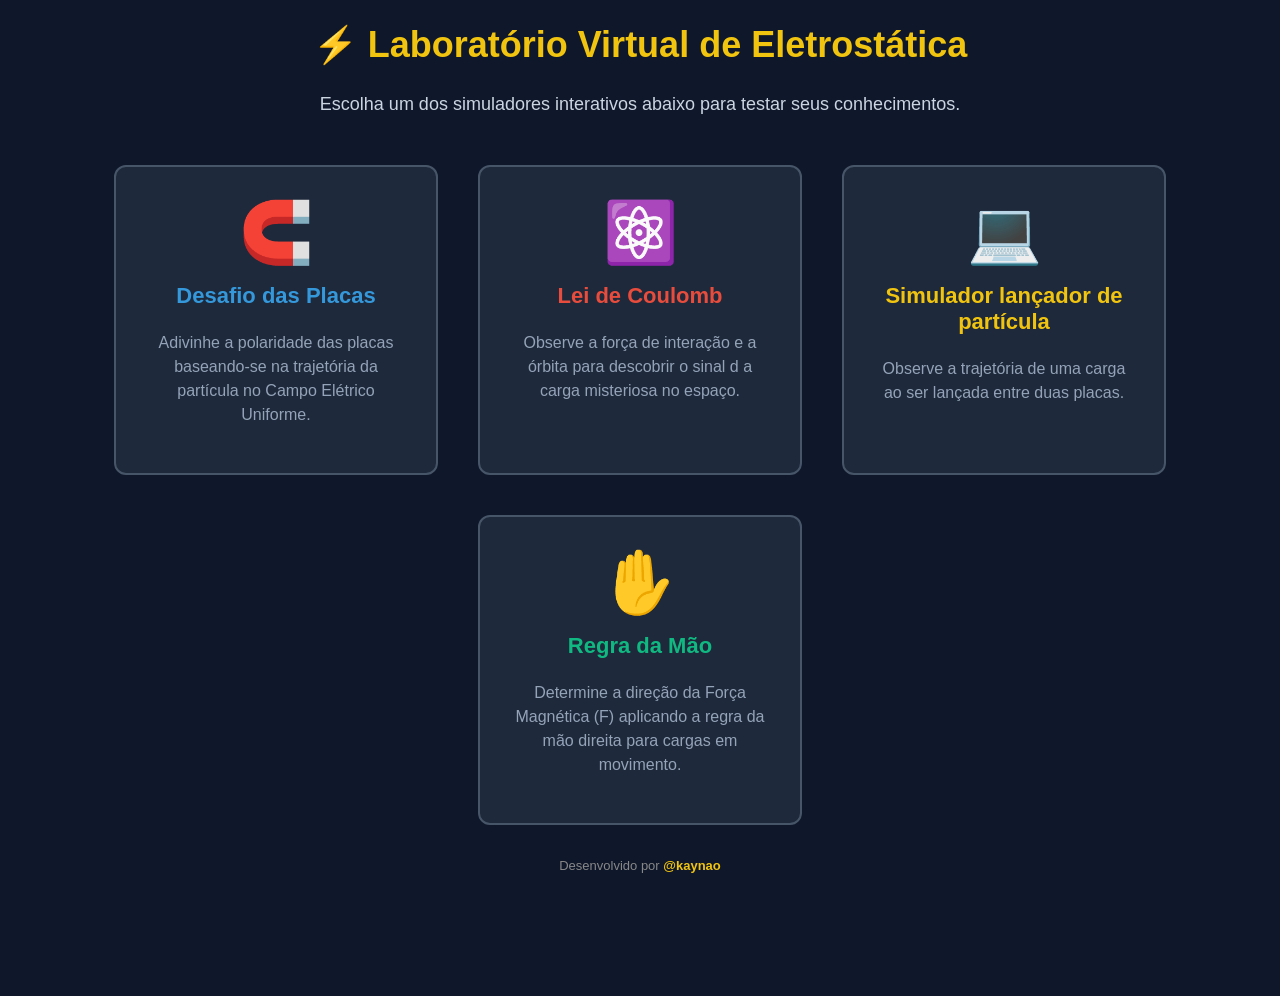
<file: index.html>
<!DOCTYPE html>
<html lang="pt-BR">
<head>
    <meta charset="UTF-8">
    <title>Laboratório de Eletrostática</title>
    <link rel="stylesheet" href="global.css">
</head>
<body class="pagina-menu">

    <h1 class="titulo">⚡ Laboratório Virtual de Eletrostática</h1>
    <p class="subtitulo">Escolha um dos simuladores interativos abaixo para testar seus conhecimentos.</p>

    <div class="menu-container">
        <!-- Link para o Jogo 1 -->
        <a href="jogo.html" class="cartao-jogo">
            <div class="icone">🧲</div>
            <h3>Desafio das Placas</h3>
            <p>Adivinhe a polaridade das placas baseando-se na trajetória da partícula no Campo Elétrico Uniforme.</p>
        </a>

        <!-- Link para o Jogo 2 -->
        <a href="jogo2.html" class="cartao-jogo jogo2">
            <div class="icone">⚛️</div>
            <h3>Lei de Coulomb</h3>
            <p>Observe a força de interação e a órbita para descobrir o sinal d a carga misteriosa no espaço.</p>
        </a>

        <a href="simulador.html" class="cartao-jogo simulador">
            <div class="icone">💻</div>
            <h3>Simulador lançador de partícula</h3>
            <p>Observe a trajetória de uma carga ao ser lançada entre duas placas.</p>
        </a>

        <a href="jogo3.html" class="cartao-jogo jogo3">
            <div class="icone">✋</div>
            <h3>Regra da Mão</h3>
            <p>Determine a direção da Força Magnética (F) aplicando a regra da mão direita para cargas em movimento.</p>
        </a>

    </div>

    <footer class="app-footer">
        <p>Desenvolvido por <strong>@kaynao</strong></p>
    </footer>

</body>
</html>
</file>
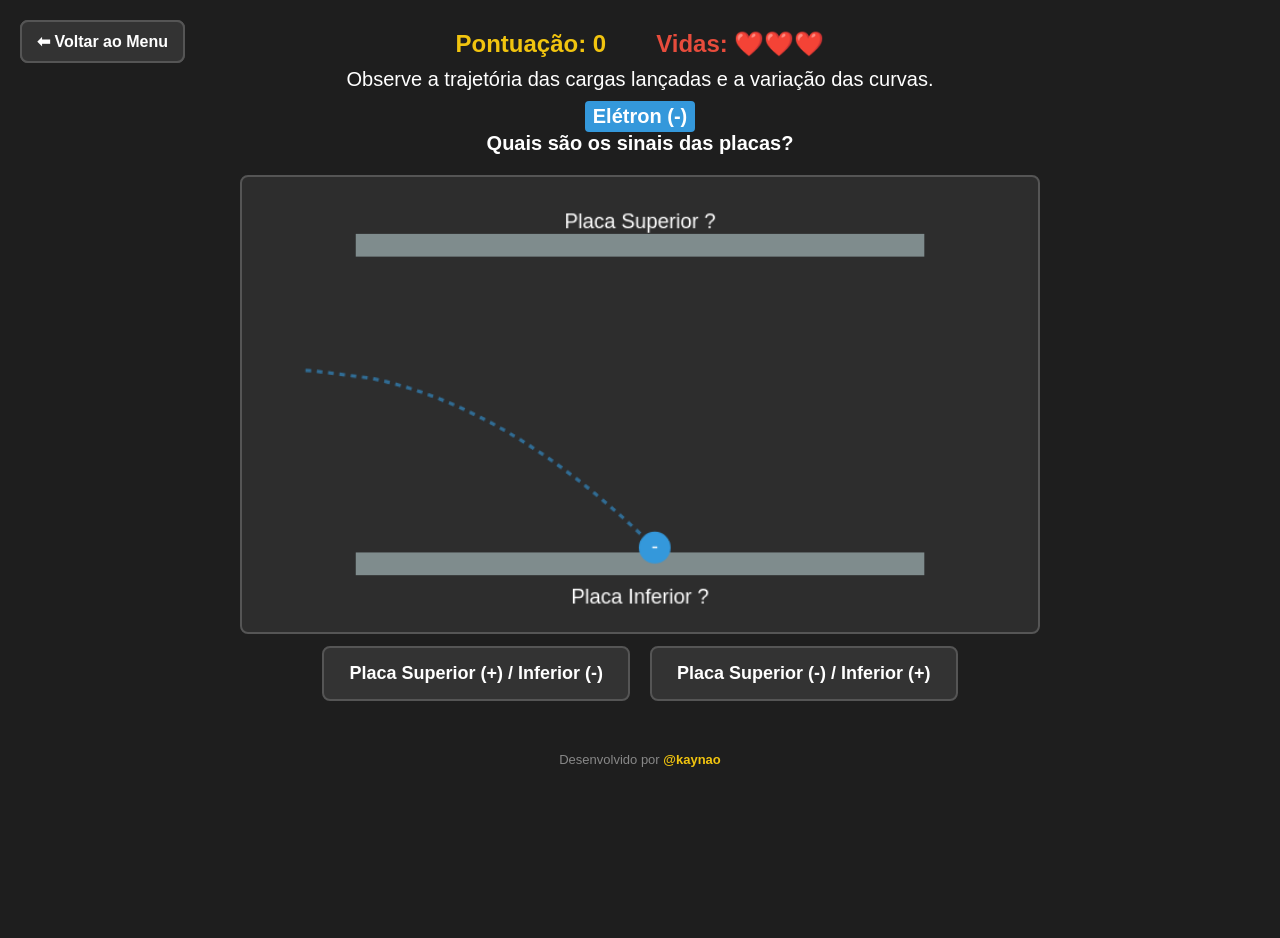
<file: jogo.html>
<!doctype html>
<html lang="pt-BR">
  <head>
    <meta charset="UTF-8" />
    <title>Desafio Eletrostático</title>
    <link rel="stylesheet" href="global.css">
  </head>
  <body>
    <!-- Botão de Voltar ao Menu -->
    <a href="index.html" class="btn-voltar">⬅ Voltar ao Menu</a>

    <div class="painel-status">
      <div class="pontos-texto">Pontuação: <span id="pontos">0</span></div>
      <div class="vidas-texto">Vidas: <span id="vidas">❤️❤️❤️</span></div>
    </div>

    <div class="pergunta">
      Observe a trajetória das cargas lançadas e a variação das curvas.<br />
      <div id="listaParticulas"></div>
      <strong>Quais são os sinais das placas?</strong>
    </div>

    <canvas id="jogoCanvas" width="700" height="400"></canvas>

    <div class="botoes" id="areaBotoes">
      <button
        onclick="verificarResposta(1)"
        onmouseover="destacarPlacas(1)"
        onmouseout="destacarPlacas(0)"
      >
        Placa Superior (+) / Inferior (-)
      </button>
      <button
        onclick="verificarResposta(-1)"
        onmouseover="destacarPlacas(-1)"
        onmouseout="destacarPlacas(0)"
      >
        Placa Superior (-) / Inferior (+)
      </button>
    </div>

    <script>
      const canvas = document.getElementById("jogoCanvas");
      const ctx = canvas.getContext("2d");

      let animacaoId;
      let pontuacao = 0;
      let vidas = 3;
      let sinalPlacaSuperior = 1;

      let corPlacaSup = "#7f8c8d";
      let corPlacaInf = "#7f8c8d";
      let textoPlacaSup = "Placa Superior ?";
      let textoPlacaInf = "Placa Inferior ?";

      // Array para gerenciar múltiplas partículas ao mesmo tempo
      let particulas = [];

      function atualizarVidas() {
        let coracoes = "";
        for (let i = 0; i < vidas; i++) coracoes += "❤️";
        for (let i = vidas; i < 3; i++) coracoes += "🖤";
        document.getElementById("vidas").innerText = coracoes;
      }

      function destacarPlacas(opcao) {
        if (vidas <= 0) return;
        if (opcao === 1) {
          corPlacaSup = "rgba(231, 76, 60, 0.8)";
          corPlacaInf = "rgba(52, 152, 219, 0.8)";
          textoPlacaSup = "Placa Superior (+)";
          textoPlacaInf = "Placa Inferior (-)";
        } else if (opcao === -1) {
          corPlacaSup = "rgba(52, 152, 219, 0.8)";
          corPlacaInf = "rgba(231, 76, 60, 0.8)";
          textoPlacaSup = "Placa Superior (-)";
          textoPlacaInf = "Placa Inferior (+)";
        } else {
          corPlacaSup = "#7f8c8d";
          corPlacaInf = "#7f8c8d";
          textoPlacaSup = "Placa Superior ?";
          textoPlacaInf = "Placa Inferior ?";
        }
      }

      function darFeedbackVisual(acertou) {
        const corOriginal = "#1e1e1e";
        document.body.style.backgroundColor = acertou ? "#14522d" : "#5c1616";
        setTimeout(() => {
          document.body.style.backgroundColor = corOriginal;
        }, 400);
      }

      function gerarNovoDesafio() {
        if (vidas <= 0) return;

        sinalPlacaSuperior = Math.random() > 0.5 ? 1 : -1;

        // Sistema de Progressão: Aumenta a quantidade de cargas conforme a pontuação
        let qtdCargas = 1;
        if (pontuacao >= 30) qtdCargas = 2; // Fase 2
        if (pontuacao >= 60) qtdCargas = 3; // Fase 3

        particulas = [];
        const listaHtml = document.getElementById("listaParticulas");
        listaHtml.innerHTML = "";

        for (let i = 0; i < qtdCargas; i++) {
          // Sorteia 1 (Próton), -1 (Elétron), ou 0 (Nêutron)
          let tipo = Math.floor(Math.random() * 3) - 1;

          // Regra de Ouro: A primeira carga NUNCA pode ser nêutron,
          // senão o jogador não tem como adivinhar a placa.
          if (i === 0 && tipo === 0) {
            tipo = Math.random() > 0.5 ? 1 : -1;
          }

          // Cria o objeto da partícula com propriedades variadas
          let p = {
            tipo: tipo,
            startX: 50,
            startY: 180 + i * 25 - qtdCargas * 10, // Espalha elas verticalmente
            velX: 4 + Math.random() * 5, // Velocidades diferentes alteram a curvatura da parábola
            vy: 0,
            ay: 0,
            x: 0,
            y: 0,
            rastro: [],
            ativa: true,
          };

          // Define a aceleração baseada no tipo da carga e no sinal da placa
          // Cargas neutras (0) ficam com aceleração 0 e andam reto.
          const fatorEscala = 0.08 + Math.random() * 0.04; // Simula massas levemente diferentes
          p.ay = p.tipo * sinalPlacaSuperior * fatorEscala;

          particulas.push(p);

          // Adiciona a legenda (UI) correspondente
          let span = document.createElement("span");
          span.className = "nome-particula";
          if (tipo === 1) {
            span.innerText = "Próton (+)";
            span.style.background = "#e74c3c";
          } else if (tipo === -1) {
            span.innerText = "Elétron (-)";
            span.style.background = "#3498db";
          } else {
            span.innerText = "Nêutron (0)";
            span.style.background = "#95a5a6"; // Cinza
          }
          listaHtml.appendChild(span);
        }

        iniciarAnimacao();
      }

      function iniciarAnimacao() {
        cancelAnimationFrame(animacaoId);

        // Reseta todas as partículas para o ponto de partida da fase atual
        particulas.forEach((p) => {
          p.x = p.startX;
          p.y = p.startY;
          p.vy = 0;
          p.rastro = [];
          p.ativa = true;
        });

        atualizarFisica();
      }

      function desenharCenario() {
        ctx.clearRect(0, 0, canvas.width, canvas.height);

        if (vidas <= 0) {
          ctx.fillStyle = "white";
          ctx.font = "bold 40px Arial";
          ctx.textAlign = "center";
          ctx.fillText("FIM DE JOGO!", 350, 180);
          ctx.font = "20px Arial";
          ctx.fillText(`Você fez ${pontuacao} pontos.`, 350, 230);
          return;
        }

        ctx.fillStyle = corPlacaSup;
        ctx.fillRect(100, 50, 500, 20);
        ctx.fillStyle = corPlacaInf;
        ctx.fillRect(100, 330, 500, 20);

        ctx.fillStyle = "white";
        ctx.font = "18px Arial";
        ctx.textAlign = "center";
        ctx.fillText(textoPlacaSup, 350, 40);
        ctx.fillText(textoPlacaInf, 350, 370);

        particulas.forEach((p) => {
          if (p.rastro.length > 0) {
            ctx.beginPath();
            if (p.tipo === 1) ctx.strokeStyle = "rgba(231, 76, 60, 0.6)";
            else if (p.tipo === -1) ctx.strokeStyle = "rgba(52, 152, 219, 0.6)";
            else ctx.strokeStyle = "rgba(149, 165, 166, 0.6)";

            ctx.lineWidth = 3;
            ctx.setLineDash([5, 5]);
            ctx.moveTo(p.rastro[0].x, p.rastro[0].y);
            for (let i = 1; i < p.rastro.length; i++)
              ctx.lineTo(p.rastro[i].x, p.rastro[i].y);
            ctx.stroke();
            ctx.setLineDash([]);
          }

          ctx.beginPath();
          ctx.arc(p.x, p.y, 14, 0, Math.PI * 2);
          if (p.tipo === 1) ctx.fillStyle = "#e74c3c";
          else if (p.tipo === -1) ctx.fillStyle = "#3498db";
          else ctx.fillStyle = "#95a5a6";
          ctx.fill();

          ctx.fillStyle = "white";
          ctx.textBaseline = "middle";
          let simbolo = p.tipo === 1 ? "+" : p.tipo === -1 ? "-" : "0";
          ctx.fillText(simbolo, p.x, p.y);
        });
      }

      function atualizarFisica() {
        if (vidas <= 0) return;

        particulas.forEach((p) => {
          // A partícula só se move e ganha rastro se estiver "ativa"
          if (p.ativa) {
            p.x += p.velX;
            p.vy += p.ay;
            p.y += p.vy;
            if (Math.random() > 0.5) p.rastro.push({ x: p.x, y: p.y });

            // Se a partícula bater na placa ou sair da tela, desativamos ela (congela)
            if (p.x > 650 || p.y < 75 || p.y > 325) {
              p.ativa = false;
            }
          }
        });

        desenharCenario();

        // Verifica se TODAS as partículas já estão inativas (!p.ativa)
        let todasFora = particulas.every((p) => !p.ativa);

        if (todasFora) {
          setTimeout(iniciarAnimacao, 500);
        } else {
          animacaoId = requestAnimationFrame(atualizarFisica);
        }
      }

      function reiniciarJogo() {
        pontuacao = 0;
        vidas = 3;
        document.getElementById("pontos").innerText = pontuacao;
        atualizarVidas();
        document.getElementById("areaBotoes").innerHTML = `
                <button onclick="verificarResposta(1)" onmouseover="destacarPlacas(1)" onmouseout="destacarPlacas(0)">Placa Superior (+) / Inferior (-)</button>
                <button onclick="verificarResposta(-1)" onmouseover="destacarPlacas(-1)" onmouseout="destacarPlacas(0)">Placa Superior (-) / Inferior (+)</button>
            `;
        gerarNovoDesafio();
      }

      function verificarResposta(chutePlacaSuperior) {
        destacarPlacas(0);
        if (chutePlacaSuperior === sinalPlacaSuperior) {
          pontuacao += 10;
          darFeedbackVisual(true);
        } else {
          vidas--;
          atualizarVidas();
          darFeedbackVisual(false);
        }
        document.getElementById("pontos").innerText = pontuacao;

        if (vidas <= 0) {
          cancelAnimationFrame(animacaoId);
          desenharCenario();
          document.getElementById("areaBotoes").innerHTML =
            `<button onclick="reiniciarJogo()">Tentar Novamente</button>`;
        } else {
          gerarNovoDesafio();
        }
      }

      atualizarVidas();
      gerarNovoDesafio();
    </script>
    <br />
    <a href="index.html" class="btn-voltar">⬅ Voltar ao Menu</a>

    <footer class="app-footer">
      <p>Desenvolvido por <strong>@kaynao</strong></p>   
    </footer>
  </body>
</html>
</file>
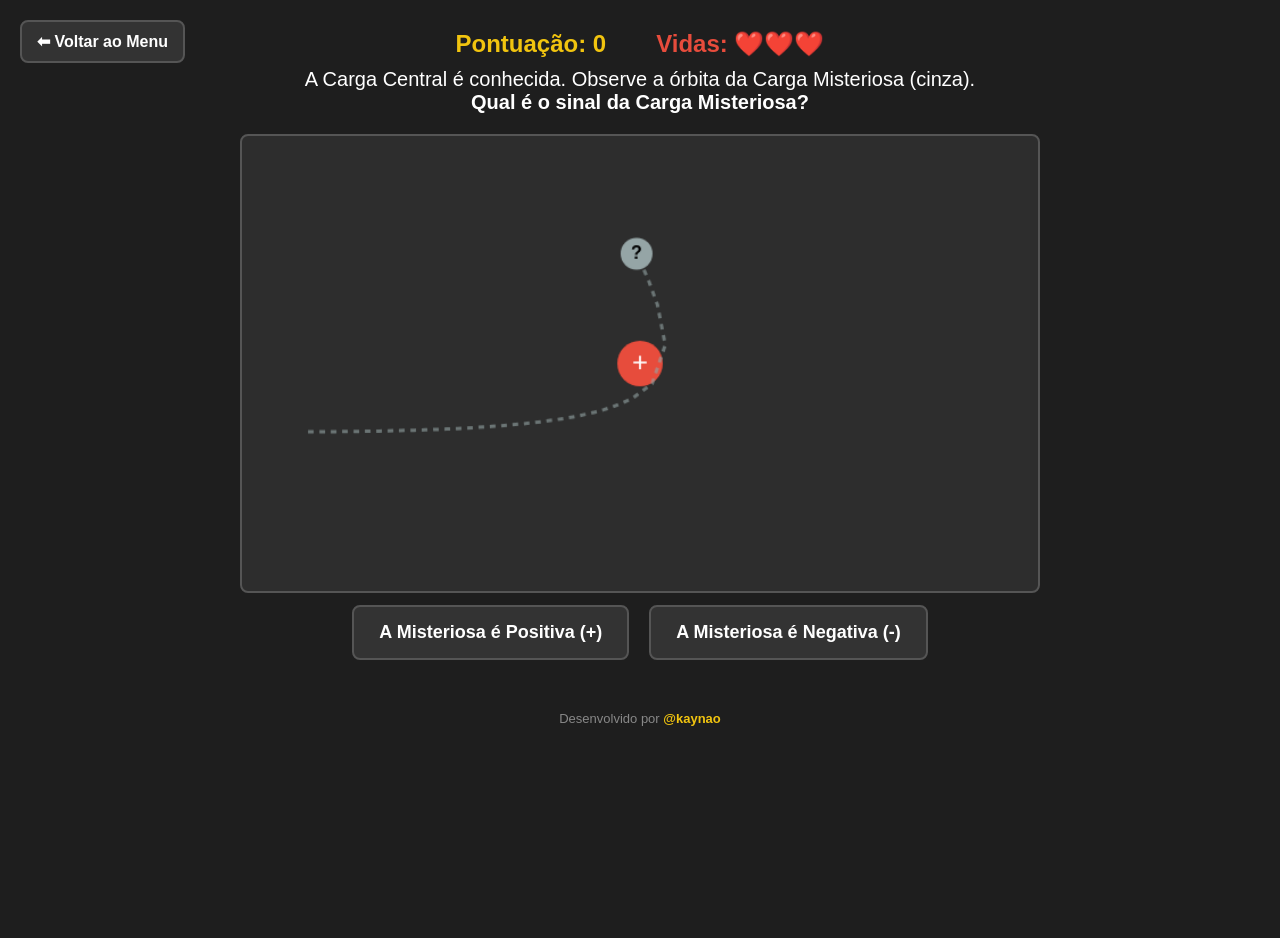
<file: jogo2.html>
<!doctype html>
<html lang="pt-BR">
  <head>
    <meta charset="UTF-8" />
    <title>Interação de Cargas (Lei de Coulomb)</title>
    <link rel="stylesheet" href="global.css" />
  </head>
  <body>
    <div class="painel-status">
      <div class="pontos-texto">Pontuação: <span id="pontos2">0</span></div>
      <div class="vidas-texto">Vidas: <span id="vidas2">❤️❤️❤️</span></div>
    </div>

    <div class="pergunta">
      A Carga Central é conhecida. Observe a órbita da Carga Misteriosa
      (cinza).<br />
      <strong>Qual é o sinal da Carga Misteriosa?</strong>
    </div>

    <canvas id="coulombCanvas" width="700" height="400"></canvas>

    <div class="botoes" id="areaBotoes2">
      <button
        class="btn-misterio-positivo"
        onclick="verificarInteracao(1)"
        onmouseover="destacarParticula(1)"
        onmouseout="destacarParticula(0)"
      >
        A Misteriosa é Positiva (+)
      </button>
      <button
        class="btn-misterio-negativo"
        onclick="verificarInteracao(-1)"
        onmouseover="destacarParticula(-1)"
        onmouseout="destacarParticula(0)"
      >
        A Misteriosa é Negativa (-)
      </button>
    </div>

    <script>
      const canvas = document.getElementById("coulombCanvas");
      const ctx = canvas.getContext("2d");

      let posX, posY, velX, velY;
      let rastro = [];
      let animacaoId;

      let pontuacao = 0;
      let vidas = 3;

      let carga1 = { x: 260, y: 200, tipo: 1 };
      let carga2 = { x: 440, y: 200, tipo: -1 };
      let usarDipolo = false; // Ativado quando o jogador atinge 30 pontos
      let cargaMisteriosa = 1;
      let posYInicial = 200; // Guarda a posição de entrada para repetir a mesma animação

      let corMisteriosa = "#95a5a6"; // Cinza mistério
      let simboloMisteriosa = "?";

      const centroX = 350;
      const centroY = 200;

      function destacarParticula(opcao) {
        if (vidas <= 0) return;
        if (opcao === 1) {
          corMisteriosa = "#e74c3c"; // Vermelho
          simboloMisteriosa = "+";
        } else if (opcao === -1) {
          corMisteriosa = "#3498db"; // Azul
          simboloMisteriosa = "-";
        } else {
          corMisteriosa = "#95a5a6"; // Cinza
          simboloMisteriosa = "?";
        }
      }

      function atualizarVidas() {
        let coracoes = "";
        for (let i = 0; i < vidas; i++) coracoes += "❤️";
        for (let i = vidas; i < 3; i++) coracoes += "🖤";
        document.getElementById("vidas2").innerText = coracoes;
      }

      function darFeedback(acertou) {
        const corOriginal = "#0f172a";
        document.body.style.backgroundColor = acertou ? "#064e3b" : "#7f1d1d";
        setTimeout(() => {
          document.body.style.backgroundColor = corOriginal;
        }, 400);
      }

      // Função 1: Cria um desafio novo do zero (só roda quando acerta/erra)
      function gerarNovoDesafio() {
        if (vidas <= 0) return;

        // Ativa o Dipolo Elétrico se a pontuação for maior ou igual a 30
        usarDipolo = pontuacao >= 30;

        // Sorteia os sinais das cargas fixas
        carga1.tipo = Math.random() > 0.5 ? 1 : -1;
        carga2.tipo = -carga1.tipo; // Garantimos dipolo (uma + e outra -)

        cargaMisteriosa = Math.random() > 0.5 ? 1 : -1;
        posYInicial = Math.random() > 0.5 ? 140 : 260;

        iniciarAnimacao();
      }

      // Função 2: Roda a animação do desafio atual
      function iniciarAnimacao() {
        cancelAnimationFrame(animacaoId);
        posX = 50;
        posY = posYInicial; // Usa sempre a mesma posição sorteada no desafio
        velX = 4;
        velY = 0;
        rastro = [];

        atualizarFisica();
      }

      function desenhar() {
        ctx.clearRect(0, 0, canvas.width, canvas.height);

        if (vidas <= 0) {
          ctx.fillStyle = "white";
          ctx.font = "bold 40px Arial";
          ctx.textAlign = "center";
          ctx.fillText("FIM DE JOGO!", 350, 180);
          ctx.font = "20px Arial";
          ctx.fillText(`Você fez ${pontuacao} pontos.`, 350, 230);
          return;
        }

        if (usarDipolo) {
          // Carga 1
          ctx.beginPath();
          ctx.arc(carga1.x, carga1.y, 18, 0, Math.PI * 2);
          ctx.fillStyle = carga1.tipo === 1 ? "#e74c3c" : "#3498db";
          ctx.fill();
          ctx.fillStyle = "white";
          ctx.font = "20px Arial";
          ctx.textAlign = "center";
          ctx.textBaseline = "middle";
          ctx.fillText(carga1.tipo === 1 ? "+" : "-", carga1.x, carga1.y);

          // Carga 2
          ctx.beginPath();
          ctx.arc(carga2.x, carga2.y, 18, 0, Math.PI * 2);
          ctx.fillStyle = carga2.tipo === 1 ? "#e74c3c" : "#3498db";
          ctx.fill();
          ctx.fillStyle = "white";
          ctx.font = "20px Arial";
          ctx.fillText(carga2.tipo === 1 ? "+" : "-", carga2.x, carga2.y);
        } else {
          // Carga Central única (Nível 1)
          ctx.beginPath();
          ctx.arc(350, 200, 20, 0, Math.PI * 2);
          ctx.fillStyle = carga1.tipo === 1 ? "#e74c3c" : "#3498db";
          ctx.fill();
          ctx.fillStyle = "white";
          ctx.font = "24px Arial";
          ctx.textAlign = "center";
          ctx.textBaseline = "middle";
          ctx.fillText(carga1.tipo === 1 ? "+" : "-", 350, 200);
        }

        if (rastro.length > 0) {
          ctx.beginPath();
          ctx.strokeStyle = "rgba(149, 165, 166, 0.6)";
          ctx.lineWidth = 3;
          ctx.setLineDash([5, 5]);
          ctx.moveTo(rastro[0].x, rastro[0].y);
          for (let i = 1; i < rastro.length; i++)
            ctx.lineTo(rastro[i].x, rastro[i].y);
          ctx.stroke();
          ctx.setLineDash([]);
        }

        ctx.beginPath();
        ctx.arc(posX, posY, 14, 0, Math.PI * 2);
        ctx.fillStyle = corMisteriosa;
        ctx.fill();
        ctx.fillStyle = corMisteriosa === "#95a5a6" ? "black" : "white";
        ctx.font = "bold 16px Arial";
        ctx.fillText(simboloMisteriosa, posX, posY);
      }

      function atualizarFisica() {
        if (vidas <= 0) return;

        let posX1 = usarDipolo ? carga1.x : 350;
        let posY1 = usarDipolo ? carga1.y : 200;
        let dx1 = posX - posX1;
        let dy1 = posY - posY1;
        let dist1 = Math.max(Math.sqrt(dx1 * dx1 + dy1 * dy1), 20);

        let forca1 = (carga1.tipo * cargaMisteriosa * 1500) / (dist1 * dist1);
        let ax1 = forca1 * (dx1 / dist1);
        let ay1 = forca1 * (dy1 / dist1);

        // Força da Carga 2 (Apenas se o Dipolo estiver ativo)
        let ax2 = 0,
          ay2 = 0;
        if (usarDipolo) {
          let dx2 = posX - carga2.x;
          let dy2 = posY - carga2.y;
          let dist2 = Math.max(Math.sqrt(dx2 * dx2 + dy2 * dy2), 20);

          let forca2 = (carga2.tipo * cargaMisteriosa * 1500) / (dist2 * dist2);
          ax2 = forca2 * (dx2 / dist2);
          ay2 = forca2 * (dy2 / dist2);
        }

        // Aceleração Resultante (Soma vetorial das forças)
        velX += ax1 + ax2;
        velY += ay1 + ay2;

        posX += velX;
        posY += velY;

        if (Math.random() > 0.5) rastro.push({ x: posX, y: posY });
        desenhar();

        if (posX > 750 || posX < -50 || posY > 450 || posY < -50) {
          setTimeout(iniciarAnimacao, 500);
        } else {
          animacaoId = requestAnimationFrame(atualizarFisica);
        }
      }

      function reiniciarJogo() {
        pontuacao = 0;
        vidas = 3;
        document.getElementById("pontos2").innerText = pontuacao;
        atualizarVidas();

        // Atualizamos a criação dos botões para incluir os efeitos do mouse aqui também
        document.getElementById("areaBotoes2").innerHTML = `
                <button class="btn-misterio-positivo" onclick="verificarInteracao(1)" onmouseover="destacarParticula(1)" onmouseout="destacarParticula(0)">A Misteriosa é Positiva (+)</button>
                <button class="btn-misterio-negativo" onclick="verificarInteracao(-1)" onmouseover="destacarParticula(-1)" onmouseout="destacarParticula(0)">A Misteriosa é Negativa (-)</button>
            `;
        gerarNovoDesafio();
      }

      function verificarInteracao(chute) {
        destacarParticula(0); // Reseta a cor para cinza na hora do clique

        if (chute === cargaMisteriosa) {
          pontuacao += 10;
          darFeedback(true);
        } else {
          vidas--;
          atualizarVidas();
          darFeedback(false);
        }
        document.getElementById("pontos2").innerText = pontuacao;

        if (vidas <= 0) {
          cancelAnimationFrame(animacaoId);
          desenhar();
          document.getElementById("areaBotoes2").innerHTML =
            `<button onclick="reiniciarJogo()">Tentar Novamente</button>`;
        } else {
          gerarNovoDesafio();
        }
      }

      atualizarVidas();
      gerarNovoDesafio(); // Inicia o jogo a primeira vez
    </script>
    <br />
    <a href="index.html" class="btn-voltar">⬅ Voltar ao Menu</a>

    <footer class="app-footer">
      <p>Desenvolvido por <strong>@kaynao</strong></p>
    </footer>
  </body>
</html>
</file>
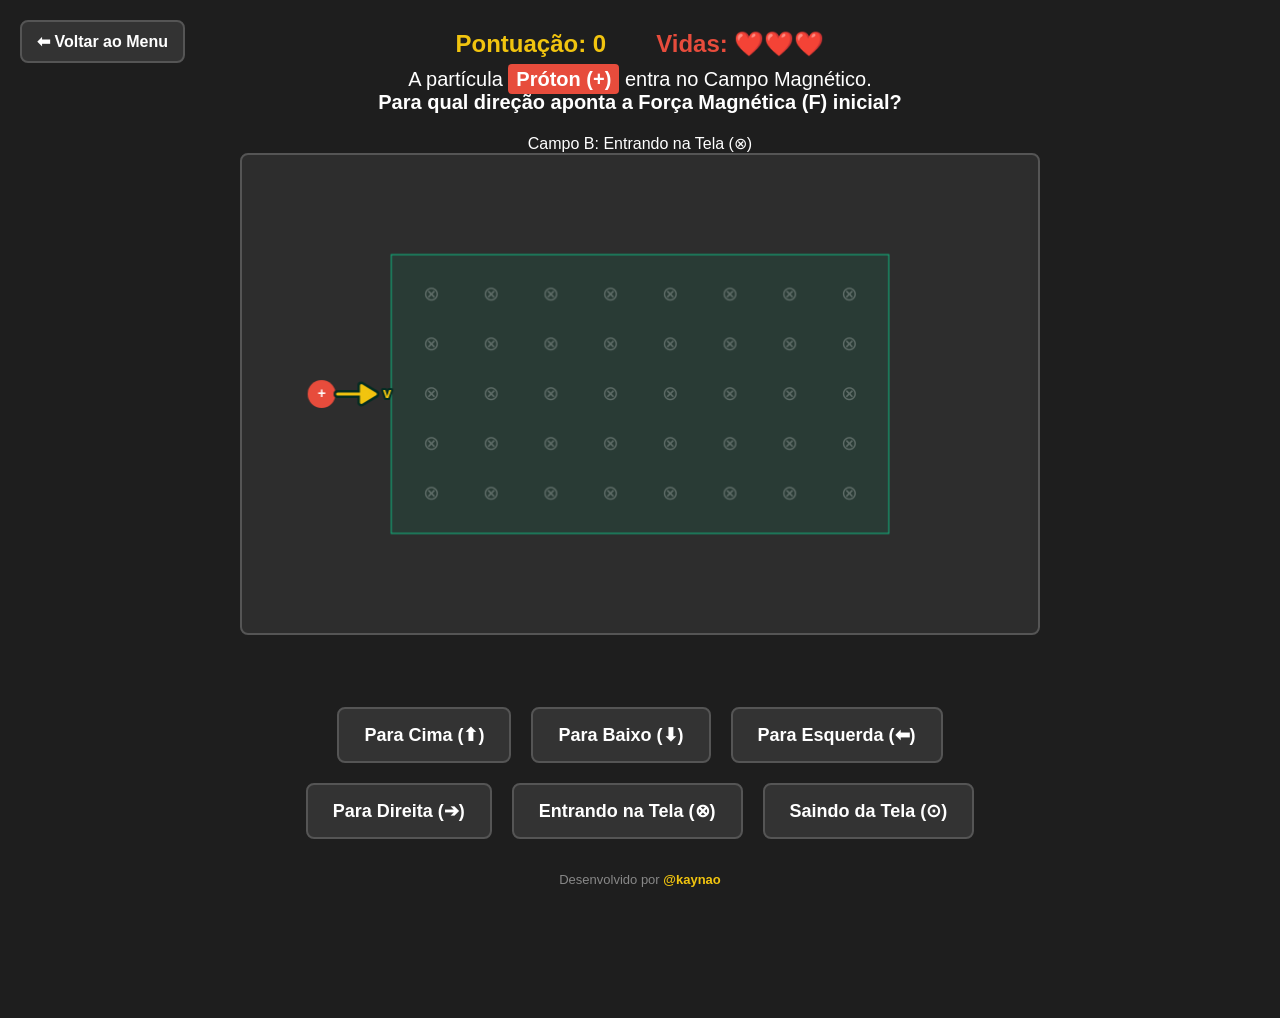
<file: jogo3.html>
<!doctype html>
<html lang="pt-BR">
  <head>
    <meta charset="UTF-8" />
    <title>Desafio Magnético (Regra da Mão)</title>
    <link rel="stylesheet" href="global.css" />
  </head>
  <body>
    <a href="index.html" class="btn-voltar">⬅ Voltar ao Menu</a>

    <div class="painel-status">
      <div class="pontos-texto">Pontuação: <span id="pontos3">0</span></div>
      <div class="vidas-texto">Vidas: <span id="vidas3">❤️❤️❤️</span></div>
    </div>

    <div class="pergunta">
      A partícula
      <span id="textoParticula" class="nome-particula">Próton (+)</span> entra
      no Campo Magnético.<br />
      <strong>Para qual direção aponta a Força Magnética (F) inicial?</strong>
    </div>

    <div id="legendaCampo" class="legenda-campo"></div>
    <canvas id="campoCanvas" width="800" height="480"></canvas>
    <div id="explicacao" class="explicacao" aria-live="polite"></div>

    <div class="botoes" id="areaBotoes3">
      <button
        onclick="verificarForca('CIMA')"
        onmouseover="destacarSeta('CIMA')"
        onmouseout="destacarSeta(null)"
      >
        Para Cima (⬆)
      </button>
      <button
        onclick="verificarForca('BAIXO')"
        onmouseover="destacarSeta('BAIXO')"
        onmouseout="destacarSeta(null)"
      >
        Para Baixo (⬇)
      </button>
      <button
        onclick="verificarForca('ESQUERDA')"
        onmouseover="destacarSeta('ESQUERDA')"
        onmouseout="destacarSeta(null)"
      >
        Para Esquerda (⬅)
      </button>
      <button
        onclick="verificarForca('DIREITA')"
        onmouseover="destacarSeta('DIREITA')"
        onmouseout="destacarSeta(null)"
      >
        Para Direita (➔)
      </button>
      <button
        onclick="verificarForca('ENTRANDO')"
        onmouseover="destacarSeta('ENTRANDO')"
        onmouseout="destacarSeta(null)"
      >
        Entrando na Tela (⊗)
      </button>
      <button
        onclick="verificarForca('SAINDO')"
        onmouseover="destacarSeta('SAINDO')"
        onmouseout="destacarSeta(null)"
      >
        Saindo da Tela (⊙)
      </button>
    </div>

    <script>
      const canvas = document.getElementById("campoCanvas");
      const ctx = canvas.getContext("2d");
      const CAMPO = { x1: 150, y1: 100, x2: 650, y2: 380 };
      const COR_V = "#f1c40f"; // vetor velocidade (amarelo)
      const COR_F = "#f472b6"; // dica de força ao passar o mouse (rosa)
      const CONTORNO = "rgba(2, 44, 34, 0.95)";
      const DIRS = {
        CIMA: { x: 0, y: -1, z: 0, nome: "Para Cima (⬆)" },
        BAIXO: { x: 0, y: 1, z: 0, nome: "Para Baixo (⬇)" },
        ESQUERDA: { x: -1, y: 0, z: 0, nome: "Para Esquerda (⬅)" },
        DIREITA: { x: 1, y: 0, z: 0, nome: "Para Direita (➔)" },
        ENTRANDO: { x: 0, y: 0, z: -1, nome: "Entrando na Tela (⊗)" },
        SAINDO: { x: 0, y: 0, z: 1, nome: "Saindo da Tela (⊙)" },
      };
      let ultimoT = 0;

      let estado = "ESPERANDO"; // 'ESPERANDO' ou 'ANIMANDO'
      let repeticoes = 0;
      const maxRepeticoes = 2;
      let respostaUsuario = 0;

      let posX, posY, posZ, velX, velY, velZ, raioParticula;
      let rastro = [];
      let animacaoId;

      let pontuacao = 0;
      let vidas = 3;

      let tipoParticula = 1; // 1 (+) ou -1 (-)
      let dirVelocidade = "DIREITA";
      let dirCampo = "ENTRANDO";
      let forcaCorreta = "CIMA";
      let setaHover = null;

      function produtoVetorial(vKey, bKey, q) {
        const v = DIRS[vKey];
        const b = DIRS[bKey];

        // Converte o eixo Y do canvas (positivo para baixo) para o eixo físico.
        const vy = -v.y;
        const by = -b.y;

        // F = q (v × B), considerando o sinal da carga.
        const fx_phys = q * (vy * b.z - v.z * by);
        const fy_phys = q * (v.z * b.x - v.x * b.z);
        const fz_phys = q * (v.x * by - vy * b.x);

        const fx_canvas = Math.sign(fx_phys);
        const fy_canvas = Math.sign(-fy_phys);
        const fz_canvas = Math.sign(fz_phys);

        for (let key in DIRS) {
          if (
            DIRS[key].x === fx_canvas &&
            DIRS[key].y === fy_canvas &&
            DIRS[key].z === fz_canvas
          ) {
            return key;
          }
        }
        return "CIMA";
      }

      function dentroDoCampo() {
        return (
          posX > CAMPO.x1 &&
          posX < CAMPO.x2 &&
          posY > CAMPO.y1 &&
          posY < CAMPO.y2
        );
      }
      function textoComContorno(texto, x, y, cor) {
        ctx.save();
        ctx.lineJoin = "round";
        ctx.lineWidth = 4;
        ctx.strokeStyle = CONTORNO;
        ctx.strokeText(texto, x, y);
        ctx.fillStyle = cor;
        ctx.fillText(texto, x, y);
        ctx.restore();
      }

      function atualizarVidas() {
        let coracoes = "";
        for (let i = 0; i < vidas; i++) coracoes += "❤️";
        for (let i = vidas; i < 3; i++) coracoes += "🖤";
        document.getElementById("vidas3").innerText = coracoes;
      }

      function darFeedback(acertou) {
        document.body.classList.add(acertou ? "acerto" : "erro");
        setTimeout(() => document.body.classList.remove("acerto", "erro"), 400);
      }

      function destacarSeta(sentido) {
        setaHover = sentido;
        if (estado === "ESPERANDO") desenhar();
      }

      function gerarNovoDesafio() {
        setaHover = null;
        if (vidas <= 0) return;

        tipoParticula = Math.random() > 0.5 ? 1 : -1;

        // Sistema de níveis por pontuação
        if (pontuacao < 30) {
          // Nível 1: Movimento básico para a direita
          dirVelocidade = "DIREITA";
          dirCampo = Math.random() > 0.5 ? "ENTRANDO" : "SAINDO";
        } else if (pontuacao < 60) {
          // Nível 2: Movimento vindo dos 4 lados em 2D
          const opcoesV = ["DIREITA", "ESQUERDA", "CIMA", "BAIXO"];
          dirVelocidade = opcoesV[Math.floor(Math.random() * opcoesV.length)];
          dirCampo = Math.random() > 0.5 ? "ENTRANDO" : "SAINDO";
        } else {
          // Nível 3: Modo 3D completo
          const todas = Object.keys(DIRS);
          dirVelocidade = todas[Math.floor(Math.random() * todas.length)];

          // Garante que B seja ortogonal a V
          const ortogonais = todas.filter((b) => {
            const v = DIRS[dirVelocidade];
            const bV = DIRS[b];
            return v.x * bV.x + v.y * bV.y + v.z * bV.z === 0;
          });
          dirCampo = ortogonais[Math.floor(Math.random() * ortogonais.length)];
        }

        forcaCorreta = produtoVetorial(dirVelocidade, dirCampo, tipoParticula);
        document.getElementById("legendaCampo").innerText =
          `Campo B: ${DIRS[dirCampo].nome}`;

        estado = "ESPERANDO";
        repeticoes = 0;
        document.getElementById("explicacao").innerText = "";

        const btns = document.querySelectorAll("#areaBotoes3 button");
        btns.forEach((b) => (b.disabled = false));

        const spanParticula = document.getElementById("textoParticula");
        if (tipoParticula === 1) {
          spanParticula.innerText = "Próton (+)";
          spanParticula.style.background = "#e74c3c";
        } else {
          spanParticula.innerText = "Elétron (-)";
          spanParticula.style.background = "#3498db";
        }

        resetarPosicaoParticula();
        desenhar();
      }

      function resetarPosicaoParticula() {
        cancelAnimationFrame(animacaoId);
        rastro = [];
        posZ = 0;
        raioParticula = 14;

        const speed = 5;
        velX = DIRS[dirVelocidade].x * speed;
        velY = DIRS[dirVelocidade].y * speed;
        velZ = DIRS[dirVelocidade].z * speed;

        const cx = canvas.width / 2;
        const cy = (CAMPO.y1 + CAMPO.y2) / 2;
        const inicio = {
          DIREITA: [80, cy],
          ESQUERDA: [canvas.width - 80, cy],
          BAIXO: [cx, 80],
          CIMA: [cx, canvas.height - 80],
        };
        [posX, posY] = inicio[dirVelocidade] || [cx, cy];
      }

      function desenharSeta(x, y, dir, comprimento, espessura, cor) {
        const x2 = x + dir.x * comprimento;
        const y2 = y + dir.y * comprimento;
        const px = -dir.y,
          py = dir.x;
        const t = 8 + espessura * 2; // tamanho da ponta
        const bx = x2 - dir.x * t,
          by = y2 - dir.y * t;

        // duas camadas: contorno escuro (mais grosso) e depois a cor
        const camadas = [
          { cor: CONTORNO, extra: 5 },
          { cor: cor, extra: 0 },
        ];
        ctx.save();
        ctx.lineCap = "round";
        ctx.lineJoin = "round";
        for (const c of camadas) {
          ctx.strokeStyle = c.cor;
          ctx.fillStyle = c.cor;
          ctx.lineWidth = espessura + c.extra;
          ctx.beginPath();
          ctx.moveTo(x, y);
          ctx.lineTo(bx, by);
          ctx.stroke();
          ctx.beginPath();
          ctx.moveTo(x2, y2);
          ctx.lineTo(bx + px * t * 0.6, by + py * t * 0.6);
          ctx.lineTo(bx - px * t * 0.6, by - py * t * 0.6);
          ctx.closePath();
          ctx.fill();
          ctx.stroke();
        }
        ctx.restore();
      }
      function desenhar() {
        ctx.clearRect(0, 0, canvas.width, canvas.height);

        const cx = canvas.width / 2;
        const cy = (CAMPO.y1 + CAMPO.y2) / 2;
        // quando o canvas encolhe na tela, aumenta as fontes para compensar
        const esc = Math.min(
          1.8,
          Math.max(
            1,
            (0.75 * canvas.width) / (canvas.clientWidth || canvas.width),
          ),
        );
        const rd = Math.max(4, raioParticula);

        if (vidas <= 0) {
          ctx.fillStyle = "white";
          ctx.textAlign = "center";
          ctx.textBaseline = "middle";
          ctx.font = `bold ${40 * esc}px Arial`;
          ctx.fillText("FIM DE JOGO!", cx, cy - 30);
          ctx.font = `${20 * esc}px Arial`;
          ctx.fillText(`Você fez ${pontuacao} pontos.`, cx, cy + 20);
          return;
        }

        // 1. Região do campo
        const larg = CAMPO.x2 - CAMPO.x1;
        const alt = CAMPO.y2 - CAMPO.y1;
        ctx.fillStyle = "rgba(16, 185, 129, 0.1)";
        ctx.fillRect(CAMPO.x1, CAMPO.y1, larg, alt);
        ctx.strokeStyle = "#10b981";
        ctx.lineWidth = 1;
        ctx.setLineDash([]);
        ctx.strokeRect(CAMPO.x1, CAMPO.y1, larg, alt);

        // 2. Símbolos do campo (mais discretos e sem aparecer sob a partícula)
        ctx.fillStyle = "rgba(255, 255, 255, 0.25)";
        ctx.font = `${20 * esc}px Arial`;
        ctx.textAlign = "center";
        ctx.textBaseline = "middle";

        const B = DIRS[dirCampo];
        const setasB = { CIMA: "↑", BAIXO: "↓", ESQUERDA: "←", DIREITA: "→" };
        const simboloCampo = B.z < 0 ? "⊗" : B.z > 0 ? "⊙" : setasB[dirCampo];

        for (let x = 190; x <= 610; x += 60) {
          for (let y = cy - 100; y <= cy + 100; y += 50) {
            if (Math.hypot(x - posX, y - posY) < rd + 22) continue;
            ctx.fillText(simboloCampo, x, y);
          }
        }

        // 3. Rastro
        if (rastro.length > 0) {
          ctx.beginPath();
          ctx.strokeStyle =
            tipoParticula === 1
              ? "rgba(231, 76, 60, 0.6)"
              : "rgba(52, 152, 219, 0.6)";
          ctx.lineWidth = 3;
          ctx.setLineDash([5, 5]);
          ctx.moveTo(rastro[0].x, rastro[0].y);
          for (let i = 1; i < rastro.length; i++)
            ctx.lineTo(rastro[i].x, rastro[i].y);
          ctx.stroke();
          ctx.setLineDash([]);
        }

        // 4. Partícula (só ela fica com transparência em Z)
        ctx.save();
        ctx.globalAlpha = Math.max(0.2, Math.min(1, 1 + posZ / 100));
        ctx.beginPath();
        ctx.arc(posX, posY, rd, 0, Math.PI * 2);
        ctx.fillStyle = tipoParticula === 1 ? "#e74c3c" : "#3498db";
        ctx.fill();
        ctx.fillStyle = "white";
        ctx.font = `bold ${Math.max(10, rd)}px Arial`;
        ctx.fillText(tipoParticula === 1 ? "+" : "-", posX, posY);
        ctx.restore();

        // 5. Vetor velocidade: nasce na borda da partícula, rótulo depois da ponta
        const dirV = DIRS[dirVelocidade];
        ctx.font = `bold ${15 * esc}px Arial`;
        if (dirV.z === 0) {
          desenharSeta(
            posX + dirV.x * (rd + 2),
            posY + dirV.y * (rd + 2),
            dirV,
            38,
            3,
            COR_V,
          );
          const d = rd + 38 + 14 * esc;
          textoComContorno("v", posX + dirV.x * d, posY + dirV.y * d, COR_V);
        } else {
          textoComContorno(
            dirV.z < 0 ? "v ⊗" : "v ⊙",
            posX + rd + 22 * esc,
            posY - rd - 4,
            COR_V,
          );
        }

        // 6. Dica ao passar o mouse (rosa, para não confundir com o v)
        if (setaHover) {
          const d = DIRS[setaHover];
          if (d.z === 0) {
            // se a dica for paralela a v, desloca um pouco para não sobrepor
            const paralela = d.x * dirV.x + d.y * dirV.y !== 0;
            const desvio = paralela ? 12 : 0;
            const x0 = posX + d.x * (rd + 6) - d.y * desvio;
            const y0 = posY + d.y * (rd + 6) + d.x * desvio;
            desenharSeta(x0, y0, d, 48, 5, COR_F);
            ctx.font = `bold ${16 * esc}px Arial`;
            textoComContorno(
              "F",
              x0 + d.x * 24 - d.y * 16 * esc,
              y0 + d.y * 24 + d.x * 16 * esc,
              COR_F,
            );
          } else {
            // ⊗ / ⊙: selo com fundo escuro, acima (ou abaixo, se faltar espaço)
            const by = posY + (posY > 120 ? -1 : 1) * (rd + 34);
            ctx.beginPath();
            ctx.arc(posX, by, 20, 0, Math.PI * 2);
            ctx.fillStyle = CONTORNO;
            ctx.fill();
            ctx.strokeStyle = COR_F;
            ctx.lineWidth = 3;
            ctx.stroke();
            ctx.fillStyle = COR_F;
            ctx.font = "bold 26px Arial";
            ctx.fillText(d.z < 0 ? "⊗" : "⊙", posX, by);
          }
        }
      }

      function atualizarFisica(t = performance.now()) {
        if (vidas <= 0 || estado !== "ANIMANDO") return;

        // fator de tempo: 1 = um frame a 60 Hz; o limite 3 evita saltos se a aba travar
        const k = Math.max(0, Math.min((t - ultimoT) / 16.667, 3));
        ultimoT = t;

        if (dentroDoCampo()) {
          const omega = 0.04 * k;
          const fDir = DIRS[forcaCorreta];

          if (fDir.z === 0) {
            velX += fDir.x * omega * 2;
            velY += fDir.y * omega * 2;
          } else {
            // Aplica variação em Z (profundidade / tamanho da partícula)
            velZ += fDir.z * 0.2 * k;
            raioParticula += fDir.z * 0.25 * k;
          }
        }

        posX += velX * k;
        posY += velY * k;
        posZ += velZ * k;

        if (Math.random() > 0.5) rastro.push({ x: posX, y: posY });
        desenhar();

        if (
          posX < 20 ||
          posX > canvas.width - 20 ||
          posY < 20 ||
          posY > canvas.height - 20 ||
          raioParticula < 3 ||
          raioParticula > 40
        ) {
          repeticoes++;

          if (repeticoes < maxRepeticoes) {
            resetarPosicaoParticula();
            setTimeout(() => {
              ultimoT = performance.now();
              animacaoId = requestAnimationFrame(atualizarFisica);
            }, 200);
          } else {
            finalizarRodada();
          }
        } else {
          animacaoId = requestAnimationFrame(atualizarFisica);
        }
      }

      function reiniciarJogo() {
        cancelAnimationFrame(animacaoId);
        document.getElementById("explicacao").innerText = "";
        pontuacao = 0;
        vidas = 3;
        document.getElementById("pontos3").innerText = pontuacao;
        atualizarVidas();
        document.getElementById("areaBotoes3").innerHTML = `
        <button onclick="verificarForca('CIMA')" onmouseover="destacarSeta('CIMA')" onmouseout="destacarSeta(null)">Para Cima (⬆)</button>
        <button onclick="verificarForca('BAIXO')" onmouseover="destacarSeta('BAIXO')" onmouseout="destacarSeta(null)">Para Baixo (⬇)</button>
        <button onclick="verificarForca('ESQUERDA')" onmouseover="destacarSeta('ESQUERDA')" onmouseout="destacarSeta(null)">Para Esquerda (⬅)</button>
        <button onclick="verificarForca('DIREITA')" onmouseover="destacarSeta('DIREITA')" onmouseout="destacarSeta(null)">Para Direita (➔)</button>
        <button onclick="verificarForca('ENTRANDO')" onmouseover="destacarSeta('ENTRANDO')" onmouseout="destacarSeta(null)">Entrando na Tela (⊗)</button>
        <button onclick="verificarForca('SAINDO')" onmouseover="destacarSeta('SAINDO')" onmouseout="destacarSeta(null)">Saindo da Tela (⊙)</button>
    `;
        gerarNovoDesafio();
      }

      function verificarForca(chute) {
        setaHover = null;
        if (estado !== "ESPERANDO") return;

        respostaUsuario = chute;
        estado = "ANIMANDO";

        const btns = document.querySelectorAll("#areaBotoes3 button");
        btns.forEach((b) => (b.disabled = true));
        ultimoT = performance.now();
        atualizarFisica();
      }
      function finalizarRodada() {
        const nomeP = tipoParticula === 1 ? "Próton (+)" : "Elétron (-)";
        const nomeV = DIRS[dirVelocidade].nome;
        const nomeB = DIRS[dirCampo].nome;
        const nomeF = DIRS[forcaCorreta].nome;

        document.getElementById("explicacao").innerText =
          `Rodada anterior: ${nomeP} com v ${nomeV} e B ${nomeB} → Força resultante: ${nomeF}.`;

        if (respostaUsuario === forcaCorreta) {
          pontuacao += 10;
          darFeedback(true);
        } else {
          vidas--;
          atualizarVidas();
          darFeedback(false);
        }

        document.getElementById("pontos3").innerText = pontuacao;

        if (vidas <= 0) {
          cancelAnimationFrame(animacaoId);
          desenhar();
          document.getElementById("areaBotoes3").innerHTML =
            `<button onclick="reiniciarJogo()">Tentar Novamente</button>`;
        } else {
          gerarNovoDesafio();
        }
      }

      atualizarVidas();
      gerarNovoDesafio();
      window.addEventListener("resize", () => {
        if (estado === "ESPERANDO") desenhar();
      });
    </script>

    <footer class="app-footer">
      <p>Desenvolvido por <strong>@kaynao</strong></p>
    </footer>
  </body>
</html>
</file>
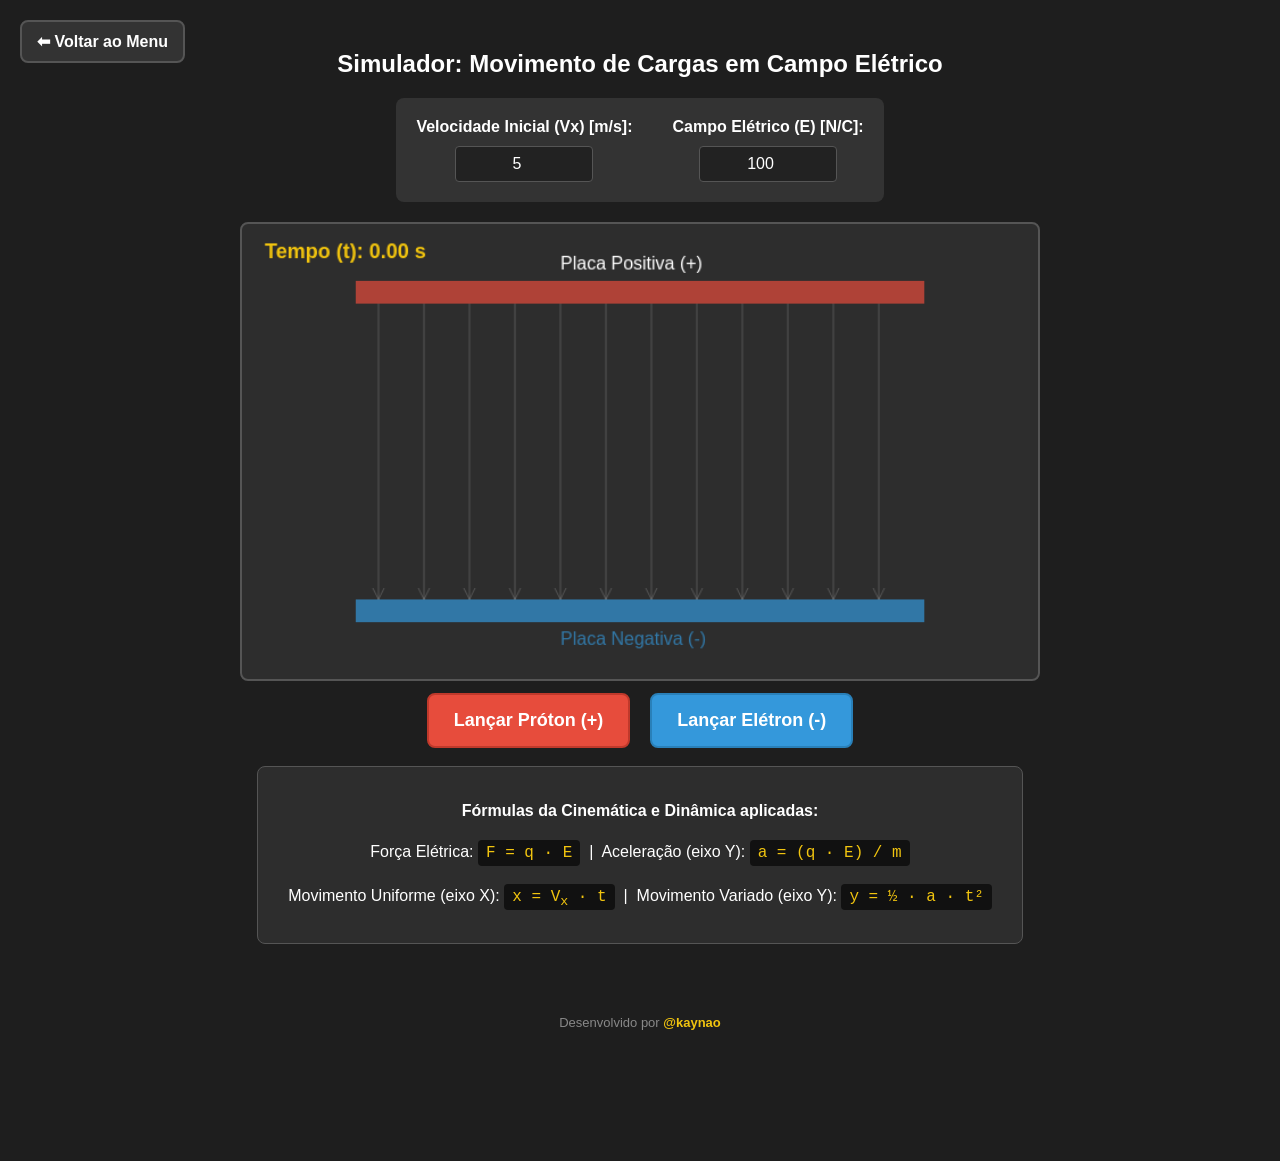
<file: docs/simulador.html>
<!DOCTYPE html>
<html lang="pt-BR">
<head>
    <meta charset="UTF-8">
    <title>Simulador de Lançamento de Cargas</title>
    <link rel="stylesheet" href="global.css">
</head>
<body>

    <h2>Simulador: Movimento de Cargas em Campo Elétrico</h2>
    
    <div class="painel">
        <div class="controle">
            <label for="velInput">Velocidade Inicial (Vx) [m/s]:</label>
            <input type="number" id="velInput" min="1" max="20" step="0.5" value="5">
        </div>
        
        <div class="controle">
            <label for="campoInput">Campo Elétrico (E) [N/C]:</label>
            <input type="number" id="campoInput" min="10" max="500" step="10" value="100">
        </div>
    </div>


    <canvas id="simulador" width="700" height="400"></canvas>
    
    <div class="botoes">
        <button class="btn-proton" onclick="lancarCarga(1)">Lançar Próton (+)</button>
        <button class="btn-eletron" onclick="lancarCarga(-1)">Lançar Elétron (-)</button>
    </div>

    <script>
        const canvas = document.getElementById('simulador');
        const ctx = canvas.getContext('2d');

        let posX, posY;
        let velX, velY;
        let aceleracaoY;
        let tipoCarga = 0; 
        let animacaoId;
        let rastro = []; 
        
        // NOVA VARIÁVEL: Cria o contador de tempo
        let tempo = 0; 

        function desenharCenario() {
            ctx.clearRect(0, 0, canvas.width, canvas.height);

            // Placas
            ctx.fillStyle = 'rgba(231, 76, 60, 0.7)';
            ctx.fillRect(100, 50, 500, 20);
            ctx.fillStyle = 'white';
            ctx.font = '16px Arial';
            ctx.fillText("Placa Positiva (+)", 280, 40);

            ctx.fillStyle = 'rgba(52, 152, 219, 0.7)';
            ctx.fillRect(100, 330, 500, 20);
            ctx.fillText("Placa Negativa (-)", 280, 370);

            // Linhas do Campo Elétrico
            ctx.strokeStyle = 'rgba(255, 255, 255, 0.2)';
            ctx.beginPath();
            for(let i = 120; i <= 580; i += 40) {
                ctx.moveTo(i, 70);
                ctx.lineTo(i, 330);
                ctx.lineTo(i - 5, 320);
                ctx.moveTo(i, 330);
                ctx.lineTo(i + 5, 320);
            }
            ctx.stroke();

            // Desenhar o Rastro
            if (rastro.length > 0) {
                ctx.beginPath();
                ctx.strokeStyle = tipoCarga > 0 ? 'rgba(231, 76, 60, 0.6)' : 'rgba(52, 152, 219, 0.6)';
                ctx.lineWidth = 2;
                ctx.setLineDash([5, 5]);
                
                ctx.moveTo(rastro[0].x, rastro[0].y);
                for (let i = 1; i < rastro.length; i++) {
                    ctx.lineTo(rastro[i].x, rastro[i].y);
                }
                ctx.stroke();
                ctx.setLineDash([]); 
            }

            // Desenhar a Partícula
            if (tipoCarga !== 0) {
                ctx.beginPath();
                ctx.arc(posX, posY, 12, 0, Math.PI * 2);
                ctx.fillStyle = tipoCarga > 0 ? '#e74c3c' : '#3498db';
                ctx.fill();
                ctx.fillStyle = 'white';
                ctx.textAlign = 'center';
                ctx.textBaseline = 'middle';
                ctx.fillText(tipoCarga > 0 ? '+' : '-', posX, posY);
            }

            // NOVO: Mostrar o Tempo na tela
            ctx.fillStyle = '#f1c40f'; // Cor amarela para destacar
            ctx.font = 'bold 18px Arial';
            ctx.textAlign = 'left';
            // O .toFixed(2) garante que o número tenha apenas 2 casas decimais (ex: 1.45 s)
            ctx.fillText(`Tempo (t): ${tempo.toFixed(2)} s`, 20, 30); 
        }

        function atualizarFisica() {
            posX += velX;
            velY += aceleracaoY;
            posY += velY;
            
            // NOVO: O tempo avança a cada frame (0.02 segundos por atualização)
            tempo += 0.02; 

            rastro.push({x: posX, y: posY});
            desenharCenario();

            if (posX < 620 && posY > 82 && posY < 318) {
                animacaoId = requestAnimationFrame(atualizarFisica);
            }
        }

        function lancarCarga(carga) {
            cancelAnimationFrame(animacaoId);
            tipoCarga = carga;
            posX = 50; 
            posY = 200; 
            velY = 0;
            
            // NOVO: Zera o tempo sempre que um novo lançamento é feito
            tempo = 0; 
            
            rastro = [{x: posX, y: posY}]; 
            
            const inputVelocidade = parseFloat(document.getElementById('velInput').value);
            const inputCampo = parseFloat(document.getElementById('campoInput').value);
            
            if (isNaN(inputVelocidade) || isNaN(inputCampo)) {
                alert("Por favor, digite números válidos para Velocidade e Campo Elétrico.");
                return;
            }

            velX = inputVelocidade; 
            const fatorEscala = 0.0008; 
            aceleracaoY = carga * (inputCampo * fatorEscala); 

            atualizarFisica();
        }

        desenharCenario();
    </script>

    <br>

    <div class="formulas">
        <p><strong>Fórmulas da Cinemática e Dinâmica aplicadas:</strong></p>
        <p>Força Elétrica: <code>F = q &middot; E</code> &nbsp;|&nbsp; Aceleração (eixo Y): <code>a = (q &middot; E) / m</code></p>
        <p>Movimento Uniforme (eixo X): <code>x = V<sub>x</sub> &middot; t</code> &nbsp;|&nbsp; Movimento Variado (eixo Y): <code>y = &frac12; &middot; a &middot; t&sup2;</code></p>
    </div>

    <br>
    <a href="index.html" class="btn-voltar">⬅ Voltar ao Menu</a>

    <footer class="app-footer">
      <p>Desenvolvido por <strong>@kaynao</strong></p>
    </footer>
</body>
</html>
</file>
<file: global.css>
/* ==========================================================================
   0.MENU PRINCIPAL (index.html)
   ========================================================================== */
body.pagina-menu {
    justify-content: center;
    min-height: 100vh;
    margin: 0;
    background-color: #0f172a;
}

.titulo {
    font-size: 36px;
    color: #f1c40f;
    margin-bottom: 10px;
    text-align: center;
}

.subtitulo {
    font-size: 18px;
    color: #cbd5e1;
    margin-bottom: 50px;
    text-align: center;
}

.menu-container {
    display: flex;
    gap: 40px;
    flex-wrap: wrap;
    justify-content: center;
}

.cartao-jogo {
    background-color: #1e293b;
    border: 2px solid #475569;
    border-radius: 12px;
    padding: 30px;
    width: 260px;
    text-align: center;
    text-decoration: none;
    color: white;
    transition: transform 0.3s ease, border-color 0.3s ease, box-shadow 0.3s ease;
}

.cartao-jogo:hover {
    transform: translateY(-10px);
    border-color: #3498db;
    box-shadow: 0 10px 20px rgba(0,0,0,0.5);
}

.cartao-jogo h3 {
    font-size: 22px;
    margin-top: 0;
    color: #3498db;
}

.cartao-jogo.jogo2 h3 { color: #e74c3c; }
.cartao-jogo.jogo2:hover { border-color: #e74c3c; }

.cartao-jogo.simulador h3 { color: #f1c40f; }
.cartao-jogo.simulador:hover { border-color: #f1c40f; }

.cartao-jogo.jogo3 h3 { color: #10b981; }
.cartao-jogo.jogo3:hover { border-color: #10b981; }

.cartao-jogo p {
    font-size: 16px;
    color: #94a3b8;
    line-height: 1.5;
}

.icone {
    font-size: 60px;
    margin-bottom: 15px;
}

/* ==========================================================================
   1. ESTRUTURA BASE E PÁGINA
   ========================================================================== */
body { 
    display: flex; 
    flex-direction: column;
    align-items: center; 
    background-color: #1e1e1e; 
    color: #ffffff;
    font-family: Arial, sans-serif; 
    margin-top: 30px;
    padding: 0 12px 30px;
    box-sizing: border-box;
    min-height: 100vh;
    transition: background-color 0.3s ease; 
}

/* Temas de cores do fundo (Jogos 2 e 3) */
body.tema-espacial { background-color: #0f172a; }
body.tema-magnetico { background-color: #022c22; }

/* Feedback de acerto/erro */
body.acerto { background-color: #14522d !important; }
body.erro   { background-color: #5c1616 !important; }

/* ==========================================================================
   2. BOTÃO VOLTAR
   ========================================================================== */
.btn-voltar {
    position: absolute;
    top: 20px;
    left: 20px;
    padding: 10px 15px;
    background-color: #333333; 
    color: #ffffff;
    text-decoration: none;
    border-radius: 8px;
    font-weight: bold;
    font-size: 16px;
    border: 2px solid #555555;
    transition: all 0.2s ease;
}

.btn-voltar:hover {
    background-color: #444444;
    border-color: #f1c40f;
    transform: scale(1.05);
}

/* ==========================================================================
   3. PAINEL DE STATUS, TEXTOS E LEGENDA
   ========================================================================== */
.painel-status {
    display: flex;
    gap: 50px;
    font-size: 24px;
    font-weight: bold;
    margin-bottom: 10px;
}

.pontos-texto { color: #f1c40f; }
.vidas-texto  { color: #e74c3c; }

.pergunta {
    font-size: 20px;
    margin-bottom: 20px;
    text-align: center;
}

.nome-particula {
    font-weight: bold;
    padding: 4px 8px;
    border-radius: 4px;
}

#listaParticulas {
    display: flex;
    gap: 10px;
    justify-content: center;
    margin-top: 10px;
    flex-wrap: wrap;
}

.explicacao {
    min-height: 3em;
    max-width: 760px;
    margin-bottom: 12px;
    padding: 0 8px;
    color: #f1c40f;
    text-align: center;
}

/* ==========================================================================
   4. CANVAS
   ========================================================================== */
canvas { 
    width: min(800px, 96vw);
    height: auto;
    box-sizing: border-box;
    background: #2d2d2d; 
    border: 2px solid #555555; 
    border-radius: 8px;
    margin-bottom: 12px;
}

/* ==========================================================================
   5. PAINEL DE CONTROLES E FÓRMULAS (SIMULADOR)
   ========================================================================== */
.painel {
    display: flex;
    gap: 40px;
    background: #333333;
    padding: 20px;
    border-radius: 8px;
    margin-bottom: 20px;
}

.controle {
    display: flex;
    flex-direction: column;
    align-items: center;
}

.controle label {
    margin-bottom: 10px;
    font-weight: bold;
}

.controle input[type=number] {
    width: 120px;
    padding: 8px;
    font-size: 16px;
    border-radius: 4px;
    border: 1px solid #555555;
    background: #222222;
    color: #ffffff;
    text-align: center;
}

.formulas {
    background: #2d2d2d;
    border: 1px solid #555555;
    border-radius: 8px;
    padding: 15px 30px;
    margin-bottom: 20px;
    text-align: center;
    line-height: 1.6;
}

.formulas code {
    background: #111111;
    padding: 4px 8px;
    border-radius: 4px;
    color: #f1c40f;
    font-size: 16px;
    font-family: 'Courier New', Courier, monospace;
}

/* ==========================================================================
   6. BOTÕES
   ========================================================================== */
.botoes {
    display: flex;
    gap: 20px;
    justify-content: center;
    flex-wrap: wrap;
    width: min(680px, 94vw);
}

button {
    padding: 15px 25px;
    font-size: 18px;
    cursor: pointer;
    border-radius: 8px;
    background: #333333;
    color: #ffffff;
    font-weight: bold;
    transition: 0.2s;
    border: 2px solid #555555;
}

button:disabled {
    opacity: 0.5;
    cursor: not-allowed;
}

/* Cores específicas de botões */
.btn-proton { background-color: #e74c3c; border-color: #c0392b; }
.btn-eletron { background-color: #3498db; border-color: #2980b9; }

.btn-misterio-positivo:hover { border-color: #e74c3c; background: #c0392b; }
.btn-misterio-negativo:hover { border-color: #3498db; background: #2980b9; }

/* Efeito Hover seguro para Mobile */
@media (hover: hover) {
    button:not(:disabled):hover { 
        background-color: #444444; 
        transform: scale(1.05); 
        border-color: #f1c40f;
    }
}

/* ==========================================================================
   7. FOOTER E RESPONSIVIDADE
   ========================================================================== */
.app-footer {
    text-align: center;
    padding: 20px 10px 80px 10px;
    font-size: 13px;
    color: #888888;
}

.app-footer strong {
    color: #f1c40f;
}

@media (max-width: 700px) {
    body { margin-top: 12px; }
    .btn-voltar { position: static; align-self: flex-start; margin-bottom: 12px; }
    .painel-status { font-size: 18px; gap: 24px; }
    .pergunta { font-size: 16px; }
    .painel { flex-direction: column; gap: 15px; }
}
</file>
<file: docs/global.css>
/* ==========================================================================
   0.MENU PRINCIPAL (index.html)
   ========================================================================== */
body.pagina-menu {
    justify-content: center;
    min-height: 100vh;
    margin: 0;
    background-color: #0f172a;
}

.titulo {
    font-size: 36px;
    color: #f1c40f;
    margin-bottom: 10px;
    text-align: center;
}

.subtitulo {
    font-size: 18px;
    color: #cbd5e1;
    margin-bottom: 50px;
    text-align: center;
}

.menu-container {
    display: flex;
    gap: 40px;
    flex-wrap: wrap;
    justify-content: center;
}

.cartao-jogo {
    background-color: #1e293b;
    border: 2px solid #475569;
    border-radius: 12px;
    padding: 30px;
    width: 260px;
    text-align: center;
    text-decoration: none;
    color: white;
    transition: transform 0.3s ease, border-color 0.3s ease, box-shadow 0.3s ease;
}

.cartao-jogo:hover {
    transform: translateY(-10px);
    border-color: #3498db;
    box-shadow: 0 10px 20px rgba(0,0,0,0.5);
}

.cartao-jogo h3 {
    font-size: 22px;
    margin-top: 0;
    color: #3498db;
}

.cartao-jogo.jogo2 h3 { color: #e74c3c; }
.cartao-jogo.jogo2:hover { border-color: #e74c3c; }

.cartao-jogo.simulador h3 { color: #f1c40f; }
.cartao-jogo.simulador:hover { border-color: #f1c40f; }

.cartao-jogo.jogo3 h3 { color: #10b981; }
.cartao-jogo.jogo3:hover { border-color: #10b981; }

.cartao-jogo p {
    font-size: 16px;
    color: #94a3b8;
    line-height: 1.5;
}

.icone {
    font-size: 60px;
    margin-bottom: 15px;
}

/* ==========================================================================
   1. ESTRUTURA BASE E PÁGINA
   ========================================================================== */
body { 
    display: flex; 
    flex-direction: column;
    align-items: center; 
    background-color: #1e1e1e; 
    color: #ffffff;
    font-family: Arial, sans-serif; 
    margin-top: 30px;
    padding: 0 12px 30px;
    box-sizing: border-box;
    min-height: 100vh;
    transition: background-color 0.3s ease; 
}

/* Temas de cores do fundo (Jogos 2 e 3) */
body.tema-espacial { background-color: #0f172a; }
body.tema-magnetico { background-color: #022c22; }

/* Feedback de acerto/erro */
body.acerto { background-color: #14522d !important; }
body.erro   { background-color: #5c1616 !important; }

/* ==========================================================================
   2. BOTÃO VOLTAR
   ========================================================================== */
.btn-voltar {
    position: absolute;
    top: 20px;
    left: 20px;
    padding: 10px 15px;
    background-color: #333333; 
    color: #ffffff;
    text-decoration: none;
    border-radius: 8px;
    font-weight: bold;
    font-size: 16px;
    border: 2px solid #555555;
    transition: all 0.2s ease;
}

.btn-voltar:hover {
    background-color: #444444;
    border-color: #f1c40f;
    transform: scale(1.05);
}

/* ==========================================================================
   3. PAINEL DE STATUS, TEXTOS E LEGENDA
   ========================================================================== */
.painel-status {
    display: flex;
    gap: 50px;
    font-size: 24px;
    font-weight: bold;
    margin-bottom: 10px;
}

.pontos-texto { color: #f1c40f; }
.vidas-texto  { color: #e74c3c; }

.pergunta {
    font-size: 20px;
    margin-bottom: 20px;
    text-align: center;
}

.nome-particula {
    font-weight: bold;
    padding: 4px 8px;
    border-radius: 4px;
}

#listaParticulas {
    display: flex;
    gap: 10px;
    justify-content: center;
    margin-top: 10px;
    flex-wrap: wrap;
}

.explicacao {
    min-height: 3em;
    max-width: 760px;
    margin-bottom: 12px;
    padding: 0 8px;
    color: #f1c40f;
    text-align: center;
}

/* ==========================================================================
   4. CANVAS
   ========================================================================== */
canvas { 
    width: min(800px, 96vw);
    height: auto;
    box-sizing: border-box;
    background: #2d2d2d; 
    border: 2px solid #555555; 
    border-radius: 8px;
    margin-bottom: 12px;
}

/* ==========================================================================
   5. PAINEL DE CONTROLES E FÓRMULAS (SIMULADOR)
   ========================================================================== */
.painel {
    display: flex;
    gap: 40px;
    background: #333333;
    padding: 20px;
    border-radius: 8px;
    margin-bottom: 20px;
}

.controle {
    display: flex;
    flex-direction: column;
    align-items: center;
}

.controle label {
    margin-bottom: 10px;
    font-weight: bold;
}

.controle input[type=number] {
    width: 120px;
    padding: 8px;
    font-size: 16px;
    border-radius: 4px;
    border: 1px solid #555555;
    background: #222222;
    color: #ffffff;
    text-align: center;
}

.formulas {
    background: #2d2d2d;
    border: 1px solid #555555;
    border-radius: 8px;
    padding: 15px 30px;
    margin-bottom: 20px;
    text-align: center;
    line-height: 1.6;
}

.formulas code {
    background: #111111;
    padding: 4px 8px;
    border-radius: 4px;
    color: #f1c40f;
    font-size: 16px;
    font-family: 'Courier New', Courier, monospace;
}

/* ==========================================================================
   6. BOTÕES
   ========================================================================== */
.botoes {
    display: flex;
    gap: 20px;
    justify-content: center;
    flex-wrap: wrap;
    width: min(680px, 94vw);
}

button {
    padding: 15px 25px;
    font-size: 18px;
    cursor: pointer;
    border-radius: 8px;
    background: #333333;
    color: #ffffff;
    font-weight: bold;
    transition: 0.2s;
    border: 2px solid #555555;
}

button:disabled {
    opacity: 0.5;
    cursor: not-allowed;
}

/* Cores específicas de botões */
.btn-proton { background-color: #e74c3c; border-color: #c0392b; }
.btn-eletron { background-color: #3498db; border-color: #2980b9; }

.btn-misterio-positivo:hover { border-color: #e74c3c; background: #c0392b; }
.btn-misterio-negativo:hover { border-color: #3498db; background: #2980b9; }

/* Efeito Hover seguro para Mobile */
@media (hover: hover) {
    button:not(:disabled):hover { 
        background-color: #444444; 
        transform: scale(1.05); 
        border-color: #f1c40f;
    }
}

/* ==========================================================================
   7. FOOTER E RESPONSIVIDADE
   ========================================================================== */
.app-footer {
    text-align: center;
    padding: 20px 10px 80px 10px;
    font-size: 13px;
    color: #888888;
}

.app-footer strong {
    color: #f1c40f;
}

@media (max-width: 700px) {
    body { margin-top: 12px; }
    .btn-voltar { position: static; align-self: flex-start; margin-bottom: 12px; }
    .painel-status { font-size: 18px; gap: 24px; }
    .pergunta { font-size: 16px; }
    .painel { flex-direction: column; gap: 15px; }
}
</file>
